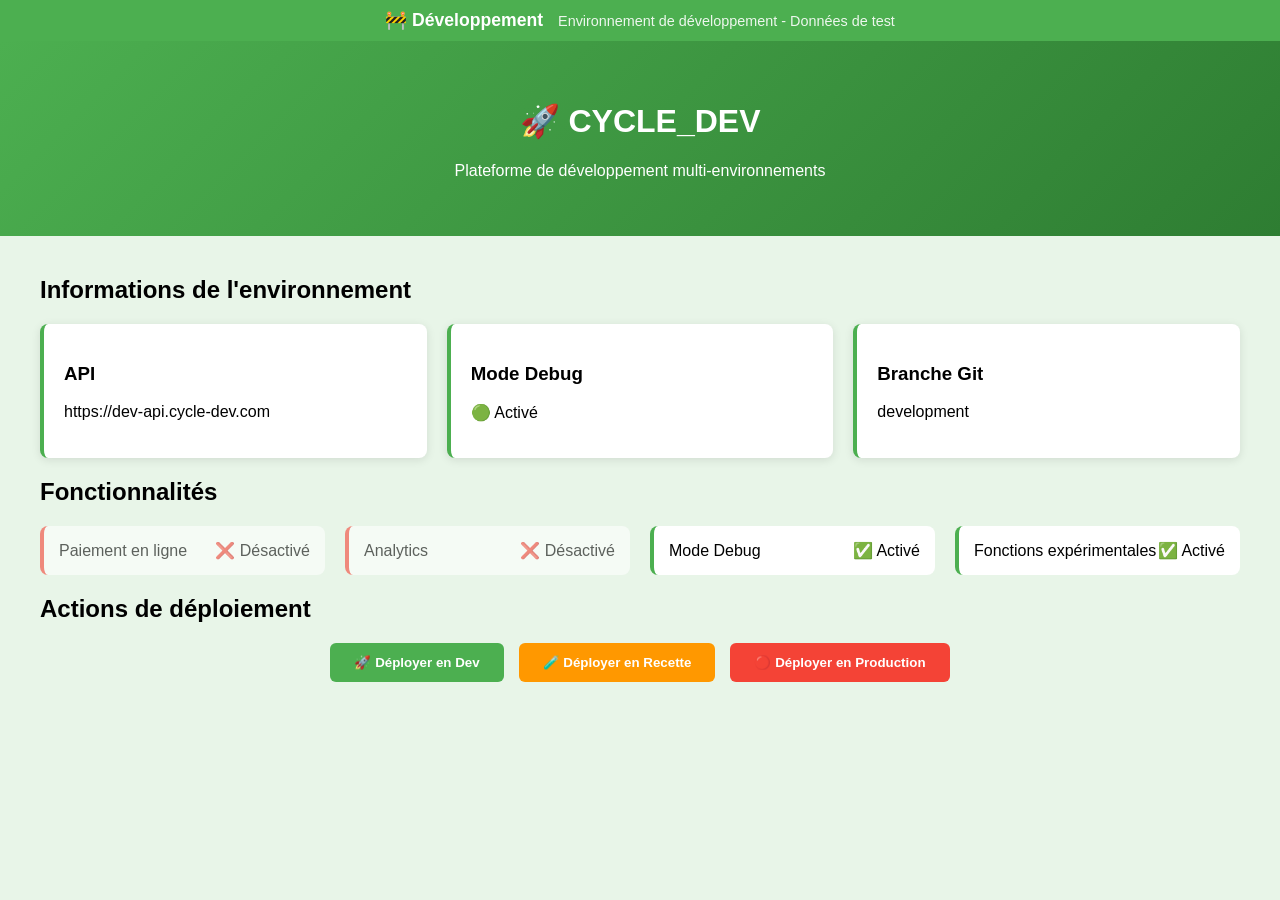
<file: src/index.html>
<!DOCTYPE html>
<html lang="fr">

<head>
    <meta charset="UTF-8">
    <meta name="viewport" content="width=device-width, initial-scale=1.0">
    <title>CYCLE_DEV - Multi-Environnements</title>
    <link rel="stylesheet" href="css/environment.css">
</head>

<body>
    <div class="environment-banner" id="env-banner">
        <div class="banner-content">
            <span class="env-name" id="env-name">Chargement...</span>
            <span class="env-warning" id="env-warning"></span>
        </div>
    </div>

    <header>
        <h1>🚀 CYCLE_DEV</h1>
        <p>Plateforme de développement multi-environnements</p>
    </header>

    <main>
        <section class="environment-info">
            <h2>Informations de l'environnement</h2>
            <div class="info-grid">
                <div class="info-card">
                    <h3>API</h3>
                    <p id="api-url">Chargement...</p>
                </div>
                <div class="info-card">
                    <h3>Mode Debug</h3>
                    <p id="debug-status">Chargement...</p>
                </div>
                <div class="info-card">
                    <h3>Branche Git</h3>
                    <p id="git-branch">Chargement...</p>
                </div>
            </div>
        </section>

        <section class="features">
            <h2>Fonctionnalités</h2>
            <div class="features-grid" id="features-grid">
                <!-- Rempli dynamiquement -->
            </div>
        </section>

        <section class="deployment-actions">
            <h2>Actions de déploiement</h2>
            <div class="actions">
                <button onclick="simulateDeployment('development')" class="btn btn-dev">
                    🚀 Déployer en Dev
                </button>
                <button onclick="deployStaging()" class="btn btn-staging">
                    🧪 Déployer en Recette
                </button>
                <button onclick="simulateDeployment('production')" class="btn btn-prod">
                    🔴 Déployer en Production
                </button>
            </div>
        </section>
    </main>

    <script src="js/environment.js"></script>
    <script src="js/app.js"></script>
</body>

</html>
</file>
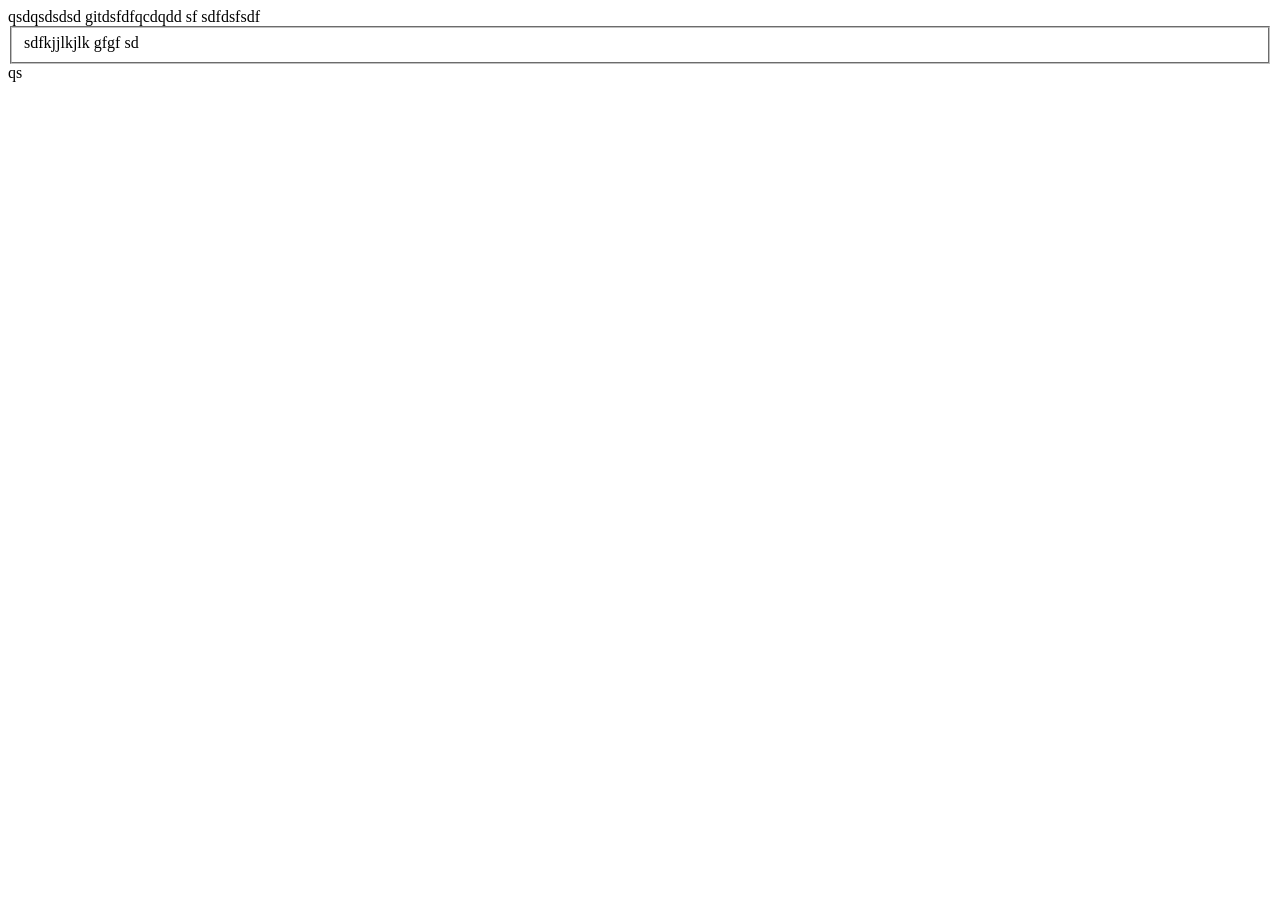
<file: adm.html>
<!DOCTYPE html>
<html lang="en">

<head>
    <meta charset="UTF-8">
    <meta name="viewport" content="width=device-width, initial-scale=1.0">
    <title>Document</title>
</head>

<body>
    <a>
        qsdqsdsdsd
        gitdsfdfqcdqdd
        <datagrid>sf
            sdfdsfsdf
            <fieldset>sdfkjjlkjlk
                gfgf

                sd</fieldset>
        </datagrid>
        qs
    </a>
</body>

</html>
</file>
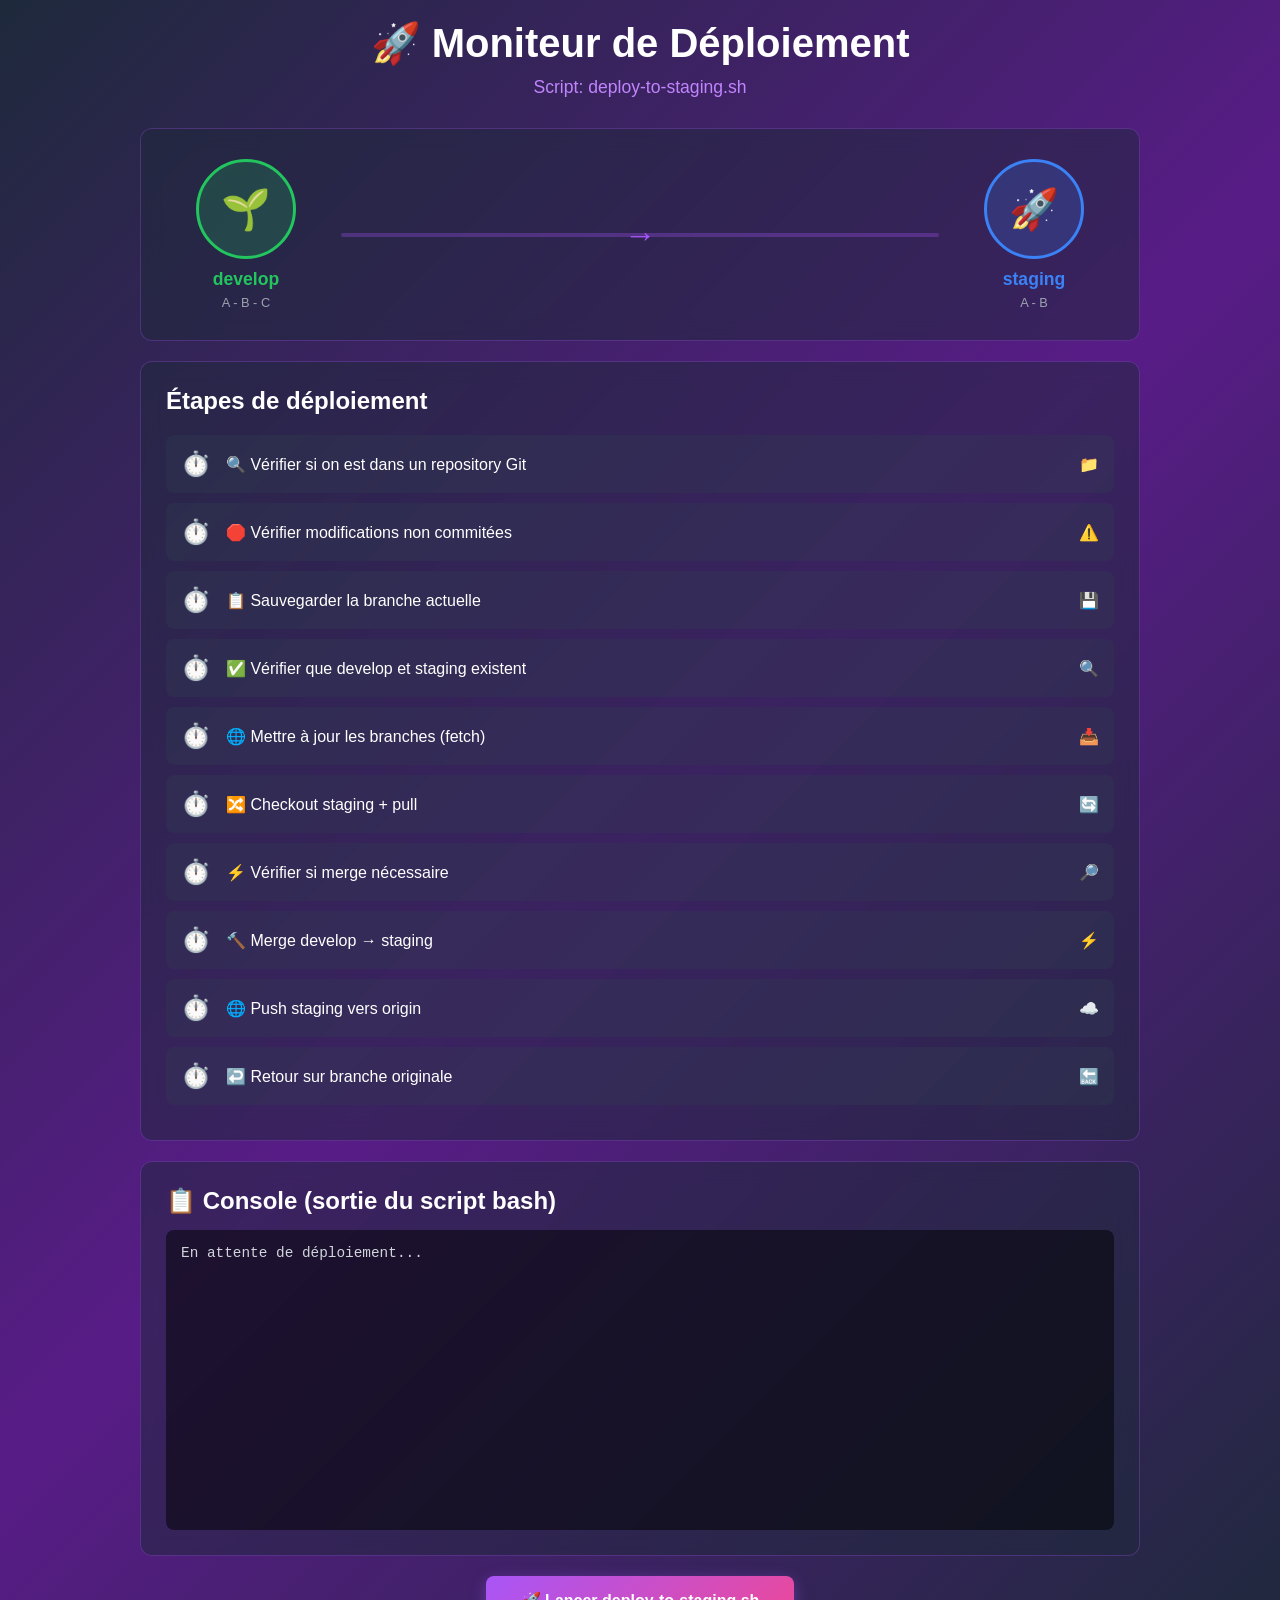
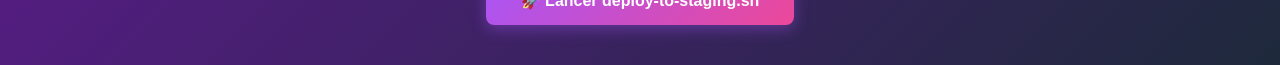
<file: git.html>
<!DOCTYPE html>
<html lang="fr">

<head>
    <meta charset="UTF-8">
    <meta name="viewport" content="width=device-width, initial-scale=1.0">
    <title>Moniteur de Déploiement - develop → staging</title>
    <style>
        * {
            margin: 0;
            padding: 0;
            box-sizing: border-box;
        }

        body {
            font-family: 'Segoe UI', Tahoma, Geneva, Verdana, sans-serif;
            background: linear-gradient(135deg, #1e293b 0%, #581c87 50%, #1e293b 100%);
            min-height: 100vh;
            padding: 20px;
            color: #fff;
        }

        .container {
            max-width: 1000px;
            margin: 0 auto;
        }

        .header {
            text-align: center;
            margin-bottom: 30px;
        }

        .header h1 {
            font-size: 2.5rem;
            margin-bottom: 10px;
        }

        .header p {
            color: #c084fc;
            font-size: 1.1rem;
        }

        .branches-visual {
            background: rgba(30, 41, 59, 0.5);
            backdrop-filter: blur(10px);
            border: 1px solid rgba(168, 85, 247, 0.3);
            border-radius: 12px;
            padding: 30px;
            margin-bottom: 20px;
            display: flex;
            align-items: center;
            justify-content: space-between;
            gap: 20px;
        }

        .branch {
            text-align: center;
            flex: 0 0 150px;
        }

        .branch-circle {
            width: 100px;
            height: 100px;
            border-radius: 50%;
            display: flex;
            align-items: center;
            justify-content: center;
            margin: 0 auto 10px;
            font-size: 2.5rem;
            border: 3px solid;
        }

        .branch-circle.develop {
            background: rgba(34, 197, 94, 0.2);
            border-color: #22c55e;
        }

        .branch-circle.staging {
            background: rgba(59, 130, 246, 0.2);
            border-color: #3b82f6;
        }

        .branch-name {
            font-weight: 600;
            font-size: 1.1rem;
            margin-bottom: 5px;
        }

        .branch-label {
            font-size: 0.8rem;
            color: #9ca3af;
        }

        .arrow-container {
            flex: 1;
            position: relative;
            height: 4px;
            background: rgba(168, 85, 247, 0.3);
            border-radius: 2px;
        }

        .arrow-progress {
            position: absolute;
            top: 0;
            left: 0;
            height: 100%;
            background: #a855f7;
            border-radius: 2px;
            transition: width 0.3s ease;
            width: 0%;
        }

        .arrow-icon {
            position: absolute;
            top: 50%;
            left: 50%;
            transform: translate(-50%, -50%);
            font-size: 2rem;
            color: #a855f7;
        }

        .diagram-section {
            background: rgba(30, 41, 59, 0.5);
            backdrop-filter: blur(10px);
            border: 1px solid rgba(168, 85, 247, 0.3);
            border-radius: 12px;
            padding: 25px;
            margin-bottom: 20px;
        }

        .diagram-section h2 {
            margin-bottom: 15px;
            font-size: 1.5rem;
        }

        .diagram-box {
            background: rgba(0, 0, 0, 0.5);
            border-radius: 8px;
            padding: 20px;
            font-family: 'Courier New', monospace;
            white-space: pre-line;
            line-height: 1.8;
        }

        .steps-container {
            background: rgba(30, 41, 59, 0.5);
            backdrop-filter: blur(10px);
            border: 1px solid rgba(168, 85, 247, 0.3);
            border-radius: 12px;
            padding: 25px;
            margin-bottom: 20px;
        }

        .steps-container h2 {
            margin-bottom: 20px;
            font-size: 1.5rem;
        }

        .step {
            display: flex;
            align-items: center;
            gap: 15px;
            padding: 15px;
            border-radius: 8px;
            margin-bottom: 10px;
            background: rgba(51, 65, 85, 0.3);
            transition: all 0.3s ease;
        }

        .step.completed {
            background: rgba(34, 197, 94, 0.1);
        }

        .step.active {
            background: rgba(168, 85, 247, 0.2);
            border: 1px solid rgba(168, 85, 247, 0.5);
        }

        .step.error {
            background: rgba(239, 68, 68, 0.1);
        }

        .step-icon {
            font-size: 1.5rem;
            width: 30px;
            text-align: center;
        }

        .step-name {
            flex: 1;
            font-weight: 500;
        }

        .step.completed .step-name {
            color: #22c55e;
        }

        .step.active .step-name {
            color: #c084fc;
        }

        .step.error .step-name {
            color: #ef4444;
        }

        .console {
            background: rgba(30, 41, 59, 0.5);
            backdrop-filter: blur(10px);
            border: 1px solid rgba(168, 85, 247, 0.3);
            border-radius: 12px;
            padding: 25px;
            margin-bottom: 20px;
        }

        .console h2 {
            margin-bottom: 15px;
            font-size: 1.5rem;
        }

        .console-output {
            background: rgba(0, 0, 0, 0.5);
            border-radius: 8px;
            padding: 15px;
            height: 300px;
            overflow-y: auto;
            font-family: 'Courier New', monospace;
            font-size: 0.9rem;
        }

        .console-output::-webkit-scrollbar {
            width: 8px;
        }

        .console-output::-webkit-scrollbar-track {
            background: rgba(0, 0, 0, 0.3);
            border-radius: 4px;
        }

        .console-output::-webkit-scrollbar-thumb {
            background: #a855f7;
            border-radius: 4px;
        }

        .log-line {
            margin-bottom: 5px;
        }

        .log-line.info {
            color: #d1d5db;
        }

        .log-line.success {
            color: #22c55e;
        }

        .log-line.error {
            color: #ef4444;
        }

        .log-line.warning {
            color: #fbbf24;
        }

        .log-timestamp {
            color: #6b7280;
        }

        .actions {
            display: flex;
            gap: 15px;
            justify-content: center;
            margin-bottom: 20px;
        }

        .btn {
            padding: 15px 35px;
            border: none;
            border-radius: 8px;
            font-size: 1rem;
            font-weight: 600;
            cursor: pointer;
            transition: all 0.3s ease;
        }

        .btn-primary {
            background: linear-gradient(135deg, #a855f7 0%, #ec4899 100%);
            color: white;
            box-shadow: 0 4px 15px rgba(168, 85, 247, 0.4);
        }

        .btn-primary:hover:not(:disabled) {
            transform: translateY(-2px);
            box-shadow: 0 6px 20px rgba(168, 85, 247, 0.6);
        }

        .btn-primary:disabled {
            opacity: 0.5;
            cursor: not-allowed;
        }

        .btn-secondary {
            background: #475569;
            color: white;
        }

        .btn-secondary:hover {
            background: #64748b;
        }

        .status-alert {
            padding: 20px;
            border-radius: 8px;
            text-align: center;
            margin-top: 20px;
        }

        .status-alert.success {
            background: rgba(34, 197, 94, 0.2);
            border: 1px solid #22c55e;
        }

        .status-alert.error {
            background: rgba(239, 68, 68, 0.2);
            border: 1px solid #ef4444;
        }

        .status-alert-title {
            font-size: 1.2rem;
            font-weight: 600;
            margin-bottom: 8px;
        }

        .status-alert-message {
            font-size: 0.9rem;
            opacity: 0.9;
        }

        @keyframes spin {
            to {
                transform: rotate(360deg);
            }
        }

        .spinning {
            display: inline-block;
            animation: spin 1s linear infinite;
        }
    </style>
</head>

<body>
    <div class="container">
        <div class="header">
            <h1>🚀 Moniteur de Déploiement</h1>
            <p>Script: deploy-to-staging.sh</p>
        </div>

        <div class="branches-visual">
            <div class="branch">
                <div class="branch-circle develop">🌱</div>
                <div class="branch-name" style="color: #22c55e;">develop</div>
                <div class="branch-label">A - B - C</div>
            </div>

            <div class="arrow-container">
                <div class="arrow-progress" id="arrow-progress"></div>
                <div class="arrow-icon">→</div>
            </div>

            <div class="branch">
                <div class="branch-circle staging">🚀</div>
                <div class="branch-name" style="color: #3b82f6;">staging</div>
                <div class="branch-label" id="staging-label">A - B</div>
            </div>
        </div>

        <div class="diagram-section" id="diagram-section" style="display: none;">
            <h2>🔍 État des branches</h2>
            <div class="diagram-box" id="diagram-content"></div>
        </div>

        <div class="steps-container">
            <h2>Étapes de déploiement</h2>
            <div id="steps-list"></div>
        </div>

        <div class="console">
            <h2>📋 Console (sortie du script bash)</h2>
            <div class="console-output" id="console-output">
                <div class="log-line info">En attente de déploiement...</div>
            </div>
        </div>

        <div class="actions">
            <button class="btn btn-primary" id="deploy-btn" onclick="startDeployment()">
                🚀 Lancer deploy-to-staging.sh
            </button>
            <button class="btn btn-secondary" id="reset-btn" onclick="resetDeployment()" style="display: none;">
                🔄 Réinitialiser
            </button>
        </div>

        <div id="status-alert"></div>
    </div>

    <script>
        // Étapes exactes du script bash deploy-to-staging.sh
        const steps = [
            { id: 1, name: '🔍 Vérifier si on est dans un repository Git', icon: '📁', duration: 1500, bashCmd: 'git rev-parse --git-dir' },
            { id: 2, name: '🛑 Vérifier modifications non commitées', icon: '⚠️', duration: 2000, bashCmd: 'git diff-index --quiet HEAD' },
            { id: 3, name: '📋 Sauvegarder la branche actuelle', icon: '💾', duration: 1200, bashCmd: 'CURRENT_BRANCH=$(git rev-parse --abbrev-ref HEAD)' },
            { id: 4, name: '✅ Vérifier que develop et staging existent', icon: '🔍', duration: 1500, bashCmd: 'git show-ref --verify refs/heads/...' },
            { id: 5, name: '🌐 Mettre à jour les branches (fetch)', icon: '📥', duration: 2500, bashCmd: 'git fetch origin' },
            { id: 6, name: '🔀 Checkout staging + pull', icon: '🔄', duration: 2000, bashCmd: 'git checkout staging && git pull origin staging' },
            { id: 7, name: '⚡ Vérifier si merge nécessaire', icon: '🔎', duration: 1500, bashCmd: 'git merge-base --is-ancestor develop staging' },
            { id: 8, name: '🔨 Merge develop → staging', icon: '⚡', duration: 2500, bashCmd: 'git merge develop -m "Auto-deploy"' },
            { id: 9, name: '🌐 Push staging vers origin', icon: '☁️', duration: 2500, bashCmd: 'git push origin staging' },
            { id: 10, name: '↩️ Retour sur branche originale', icon: '🔙', duration: 1200, bashCmd: 'git checkout $CURRENT_BRANCH' }
        ];

        let deployStatus = 'idle';
        let currentStep = -1;
        let currentBranch = 'develop';

        function initSteps() {
            const stepsList = document.getElementById('steps-list');
            stepsList.innerHTML = steps.map((step, index) => `
                <div class="step" id="step-${index}">
                    <div class="step-icon" id="step-icon-${index}">⏱️</div>
                    <div class="step-name">${step.name}</div>
                    <div>${step.icon}</div>
                </div>
            `).join('');
        }

        function addLog(message, type = 'info') {
            const consoleOutput = document.getElementById('console-output');
            const timestamp = new Date().toLocaleTimeString();
            const logLine = document.createElement('div');
            logLine.className = `log-line ${type}`;
            logLine.innerHTML = `<span class="log-timestamp">[${timestamp}]</span> ${message}`;
            consoleOutput.appendChild(logLine);
            consoleOutput.scrollTop = consoleOutput.scrollHeight;
        }

        function updateStepStatus(index, status) {
            const step = document.getElementById(`step-${index}`);
            const icon = document.getElementById(`step-icon-${index}`);

            step.className = 'step';

            if (status === 'active') {
                step.classList.add('active');
                icon.innerHTML = '<span class="spinning">⏳</span>';
            } else if (status === 'completed') {
                step.classList.add('completed');
                icon.innerHTML = '✅';
            } else if (status === 'error') {
                step.classList.add('error');
                icon.innerHTML = '❌';
            }
        }

        function updateProgress(percent) {
            document.getElementById('arrow-progress').style.width = `${percent}%`;
        }

        function showDiagram(content) {
            const diagramSection = document.getElementById('diagram-section');
            const diagramContent = document.getElementById('diagram-content');
            diagramSection.style.display = 'block';
            diagramContent.textContent = content;
        }

        function showStatusAlert(type, title, message) {
            const alertDiv = document.getElementById('status-alert');
            alertDiv.className = `status-alert ${type}`;
            alertDiv.innerHTML = `
                <div class="status-alert-title">${title}</div>
                <div class="status-alert-message">${message}</div>
            `;
        }

        async function startDeployment() {
            if (deployStatus === 'running') return;

            deployStatus = 'running';
            currentStep = -1;

            document.getElementById('deploy-btn').disabled = true;
            document.getElementById('deploy-btn').textContent = '⏳ Exécution en cours...';
            document.getElementById('reset-btn').style.display = 'none';
            document.getElementById('status-alert').innerHTML = '';
            document.getElementById('console-output').innerHTML = '';

            addLog('🚀 Déploiement de la branche develop vers staging', 'warning');
            updateProgress(0);

            for (let i = 0; i < steps.length; i++) {
                currentStep = i;
                addLog(`\n━━━━━━━━━━━━━━━━━━━━━━━━━━━━━━━━━━━━━━━━`, 'info');
                addLog(`🔄 ÉTAPE ${i + 1}/${steps.length}: ${steps[i].name}`, 'warning');
                addLog(`━━━━━━━━━━━━━━━━━━━━━━━━━━━━━━━━━━━━━━━━`, 'info');

                updateStepStatus(i, 'active');

                // Afficher la commande bash
                addLog(`$ ${steps[i].bashCmd}`, 'info');

                // Pause pour voir l'étape active
                await new Promise(resolve => setTimeout(resolve, 400));

                const progress = ((i + 1) / steps.length) * 100;
                updateProgress(progress);

                // Étape 1: Vérif Git
                if (i === 0) {
                    await new Promise(resolve => setTimeout(resolve, 600));
                    addLog('✓ Repository Git détecté', 'success');
                    addLog('.git/HEAD trouvé', 'info');
                }

                // Étape 2: Check modifications
                if (i === 1) {
                    await new Promise(resolve => setTimeout(resolve, 800));
                    addLog('Vérification des fichiers modifiés...', 'info');
                    await new Promise(resolve => setTimeout(resolve, 600));

                    // 20% de chance d'avoir des modifications non commitées
                    if (Math.random() > 0.8) {
                        updateStepStatus(i, 'error');
                        addLog('❌ Modifications non commitées détectées', 'error');
                        addLog('M  src/js/app.js', 'error');
                        addLog('Veuillez commiter ou stash vos changements', 'error');
                        deployStatus = 'failed';
                        document.getElementById('deploy-btn').disabled = false;
                        document.getElementById('deploy-btn').textContent = '🚀 Lancer deploy-to-staging.sh';
                        document.getElementById('reset-btn').style.display = 'inline-block';
                        showStatusAlert('error', '❌ Déploiement échoué', 'Modifications non commitées détectées. Commitez ou stash vos changements.');
                        return;
                    }
                    addLog('✓ Aucune modification non commitée', 'success');
                }

                // Étape 3: Sauvegarde branche
                if (i === 2) {
                    await new Promise(resolve => setTimeout(resolve, 500));
                    addLog(`Branche actuelle: ${currentBranch}`, 'info');
                    addLog(`✓ Branche sauvegardée: ${currentBranch}`, 'success');
                }

                // Étape 4: Vérif branches
                if (i === 3) {
                    await new Promise(resolve => setTimeout(resolve, 600));
                    addLog('Vérification de la branche "develop"...', 'info');
                    await new Promise(resolve => setTimeout(resolve, 400));
                    addLog('✓ Branche develop existe', 'success');
                    await new Promise(resolve => setTimeout(resolve, 400));
                    addLog('Vérification de la branche "staging"...', 'info');
                    await new Promise(resolve => setTimeout(resolve, 400));
                    addLog('✓ Branche staging existe', 'success');
                }

                // Étape 5: Fetch
                if (i === 4) {
                    showDiagram(`🔍 État avant fusion :

develop 🌱 : A - B - C   (3 commits sur develop)
staging 🚀: A - B       (2 commits sur staging)

Objectif : fusionner 🌱 → 🚀`);
                    await new Promise(resolve => setTimeout(resolve, 600));
                    addLog('Connexion à origin...', 'info');
                    await new Promise(resolve => setTimeout(resolve, 800));
                    addLog('Téléchargement des objets...', 'info');
                    await new Promise(resolve => setTimeout(resolve, 800));
                    addLog('✓ Mise à jour des références distantes', 'success');
                }

                // Étape 6: Checkout staging
                if (i === 5) {
                    await new Promise(resolve => setTimeout(resolve, 600));
                    addLog('Basculement vers staging...', 'info');
                    await new Promise(resolve => setTimeout(resolve, 600));
                    addLog("Switched to branch 'staging'", 'info');
                    await new Promise(resolve => setTimeout(resolve, 600));
                    addLog('Récupération des derniers commits...', 'info');
                    await new Promise(resolve => setTimeout(resolve, 500));
                    addLog('✓ staging est à jour avec origin/staging', 'success');
                }

                // Étape 7: Check merge
                if (i === 6) {
                    await new Promise(resolve => setTimeout(resolve, 600));
                    addLog('Analyse de l\'historique des commits...', 'info');
                    await new Promise(resolve => setTimeout(resolve, 600));
                    addLog('develop contient des commits plus récents', 'info');
                    addLog('✓ Merge nécessaire', 'success');
                }

                // Étape 8: Merge
                if (i === 7) {
                    addLog('🔄 Début de la fusion...', 'warning');
                    await new Promise(resolve => setTimeout(resolve, 800));
                    addLog('Avant merge: develop (A-B-C) → staging (A-B)', 'info');
                    await new Promise(resolve => setTimeout(resolve, 800));
                    addLog('Calcul des différences...', 'info');
                    await new Promise(resolve => setTimeout(resolve, 700));
                    addLog('Application des commits de develop...', 'info');
                    await new Promise(resolve => setTimeout(resolve, 700));
                    showDiagram(`Avant merge :
🌱 develop: A - B - C
🚀 staging: A - B

Fusion → 🚀 staging reçoit commit C de 🌱 develop

Après merge :
🌱 develop: A - B - C
🚀 staging: A - B - C ✅`);
                    document.getElementById('staging-label').textContent = 'A - B - C ✅';
                    await new Promise(resolve => setTimeout(resolve, 600));
                    addLog('✓ Merge commit créé', 'success');
                    addLog(`Message: "Auto-deploy: ${new Date().toISOString().slice(0, 19).replace('T', ' ')}"`, 'info');
                }

                // Étape 9: Push
                if (i === 8) {
                    await new Promise(resolve => setTimeout(resolve, 700));
                    addLog('Envoi vers origin/staging...', 'info');
                    await new Promise(resolve => setTimeout(resolve, 900));
                    addLog('Compression des objets...', 'info');
                    await new Promise(resolve => setTimeout(resolve, 700));
                    addLog('Écriture des objets: 100% (3/3)', 'info');
                    await new Promise(resolve => setTimeout(resolve, 600));
                    addLog('✓ Push réussi vers origin/staging', 'success');
                    addLog('🎉 Merge et push réussis!', 'success');
                }

                // Étape 10: Retour branche
                if (i === 9) {
                    await new Promise(resolve => setTimeout(resolve, 500));
                    addLog(`Retour sur ${currentBranch}...`, 'info');
                    await new Promise(resolve => setTimeout(resolve, 500));
                    addLog(`Switched to branch '${currentBranch}'`, 'info');
                    addLog(`✓ De retour sur: ${currentBranch}`, 'success');
                }

                updateStepStatus(i, 'completed');
                addLog(`✅ Étape ${i + 1} terminée avec succès`, 'success');
            }

            // Diagramme final
            showDiagram(`📊 Résumé visuel final :

A = ancien commit
B = ancien commit
C = nouveau commit sur develop

🌱 develop: A - B - C
🚀 staging: A - B - C ✅`);

            addLog('🎯 Déploiement terminé avec succès !', 'success');
            deployStatus = 'success';
            document.getElementById('deploy-btn').disabled = false;
            document.getElementById('deploy-btn').textContent = '🚀 Lancer deploy-to-staging.sh';
            document.getElementById('reset-btn').style.display = 'inline-block';
            showStatusAlert('success', '✅ Déploiement réussi !', 'La branche develop a été fusionnée avec succès dans staging');
        }

        function resetDeployment() {
            deployStatus = 'idle';
            currentStep = -1;

            document.getElementById('console-output').innerHTML = '<div class="log-line info">En attente de déploiement...</div>';
            document.getElementById('status-alert').innerHTML = '';
            document.getElementById('reset-btn').style.display = 'none';
            document.getElementById('diagram-section').style.display = 'none';
            document.getElementById('staging-label').textContent = 'A - B';
            updateProgress(0);

            initSteps();
        }

        // Initialisation
        initSteps();
    </script>
</body>

</html>
</file>
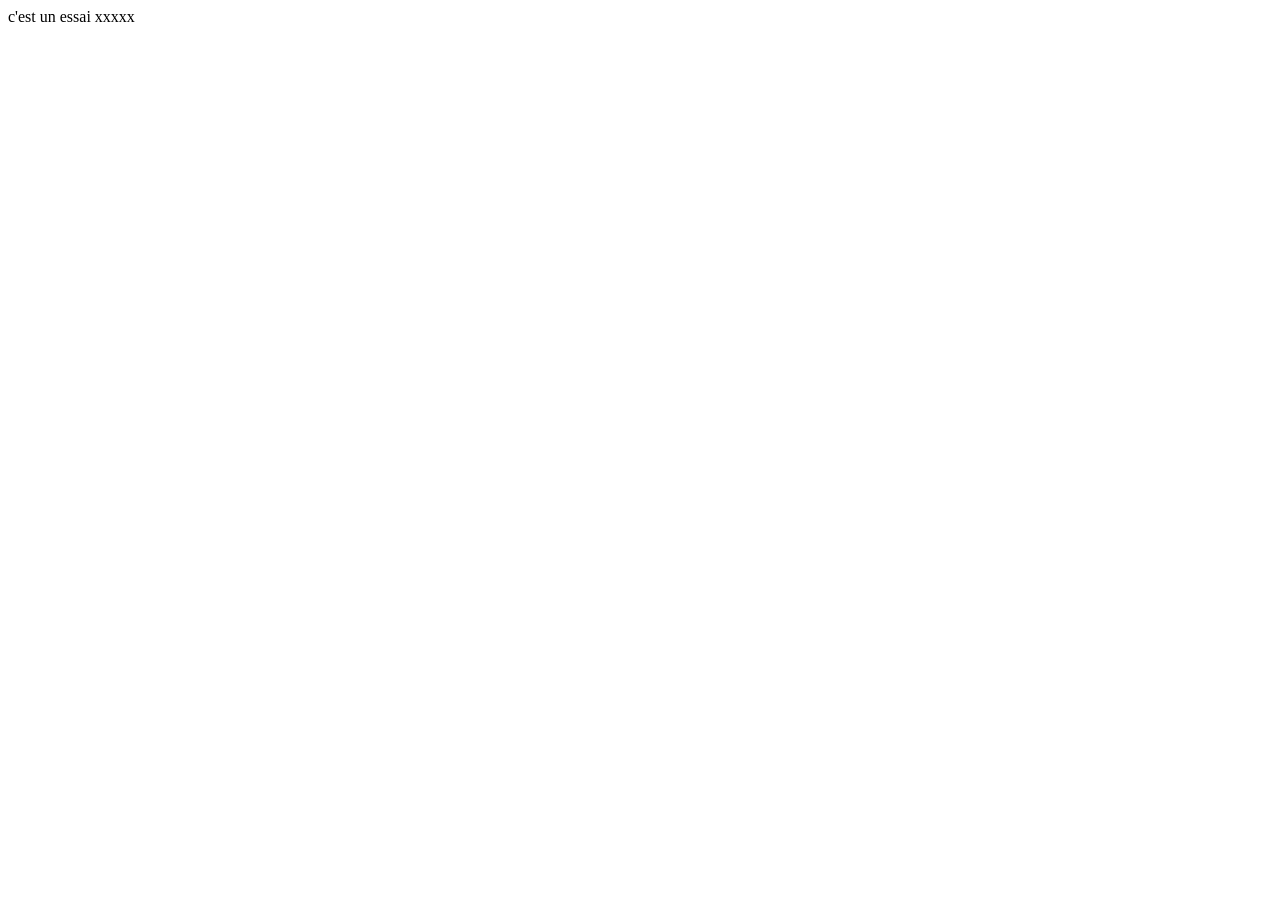
<file: test.html>
<!DOCTYPE html>
<html lang="en">

<head>
    <meta charset="UTF-8">
    <meta name="viewport" content="width=device-width, initial-scale=1.0">
    <title>Document</title>
</head>

<body>
    c'est un essai

    xxxxx
</body>

</html>
</file>
<file: src/css/environment.css>
/* Variables CSS par environnement */
:root {
    --primary-color: #4caf50;
    --background-color: #e8f5e8;
    --banner-color: #4caf50;
    --env-name: "Développement";
}

body.env-development {
    --primary-color: #4caf50;
    --background-color: #e8f5e8;
    --banner-color: #4caf50;
    --env-name: "Développement";
}

body.env-staging {
    --primary-color: #ff9800;
    --background-color: #fff3e0;
    --banner-color: #ff9800;
    --env-name: "Recette";
}

body.env-production {
    --primary-color: #f44336;
    --background-color: #ffebee;
    --banner-color: #f44336;
    --env-name: "Production";
}

/* Styles généraux */
body {
    font-family: 'Segoe UI', Tahoma, Geneva, Verdana, sans-serif;
    margin: 0;
    padding: 0;
    background-color: var(--background-color);
    transition: all 0.3s ease;
}

.environment-banner {
    background-color: var(--banner-color);
    color: white;
    padding: 10px 0;
    text-align: center;
    position: sticky;
    top: 0;
    z-index: 1000;
}

.banner-content {
    display: flex;
    justify-content: center;
    align-items: center;
    gap: 15px;
}

.env-name {
    font-weight: bold;
    font-size: 1.1em;
}

.env-warning {
    font-size: 0.9em;
    opacity: 0.9;
}

header {
    text-align: center;
    padding: 40px 20px;
    background: linear-gradient(135deg, var(--primary-color), #2e7d32);
    color: white;
}

main {
    max-width: 1200px;
    margin: 0 auto;
    padding: 20px;
}

.info-grid,
.features-grid {
    display: grid;
    grid-template-columns: repeat(auto-fit, minmax(250px, 1fr));
    gap: 20px;
    margin: 20px 0;
}

.info-card {
    background: white;
    padding: 20px;
    border-radius: 8px;
    box-shadow: 0 2px 10px rgba(0, 0, 0, 0.1);
    border-left: 4px solid var(--primary-color);
}

.feature-card {
    background: white;
    padding: 15px;
    border-radius: 8px;
    display: flex;
    justify-content: space-between;
    align-items: center;
}

.feature-enabled {
    border-left: 4px solid #4caf50;
}

.feature-disabled {
    border-left: 4px solid #f44336;
    opacity: 0.6;
}

.actions {
    display: flex;
    gap: 15px;
    justify-content: center;
    flex-wrap: wrap;
}

.btn {
    padding: 12px 24px;
    border: none;
    border-radius: 6px;
    color: white;
    font-weight: bold;
    cursor: pointer;
    transition: transform 0.2s;
}

.btn:hover {
    transform: translateY(-2px);
}

.btn-dev {
    background-color: #4caf50;
}

.btn-staging {
    background-color: #ff9800;
}

.btn-prod {
    background-color: #f44336;
}
</file>
